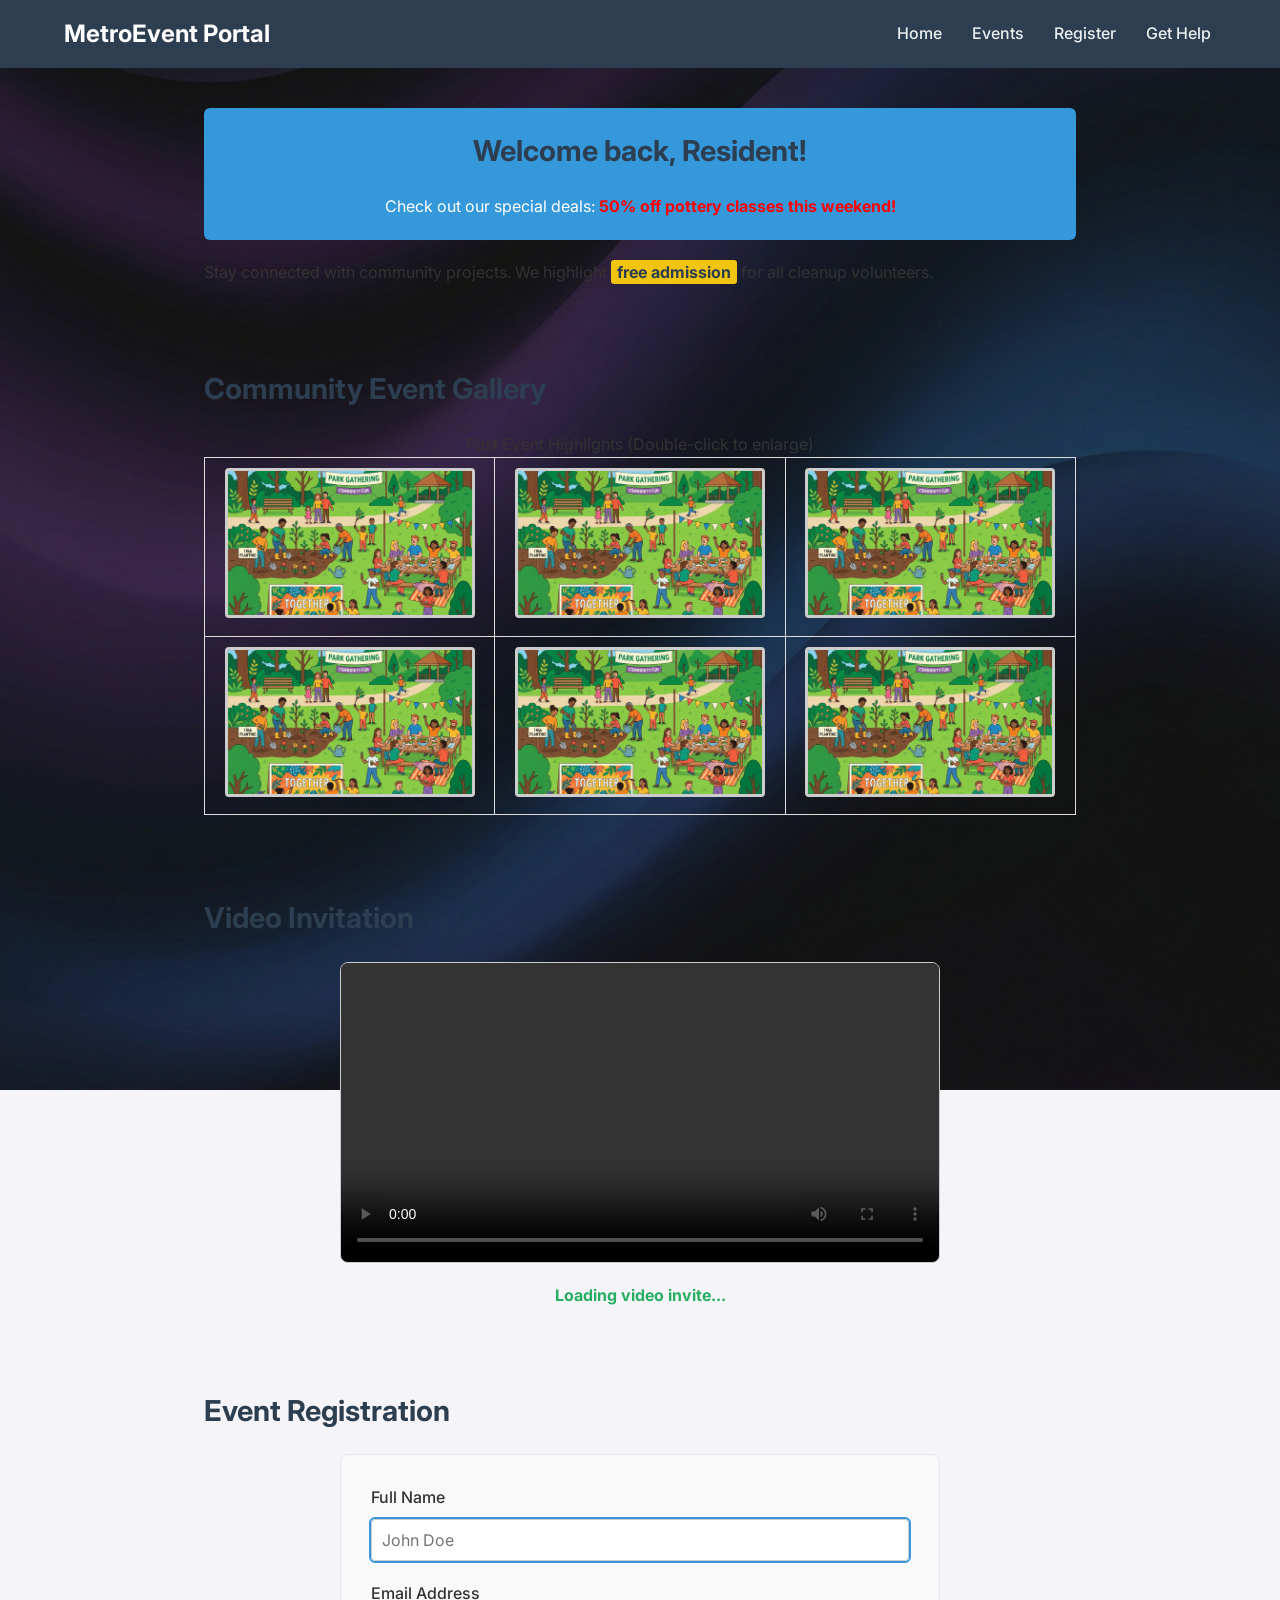
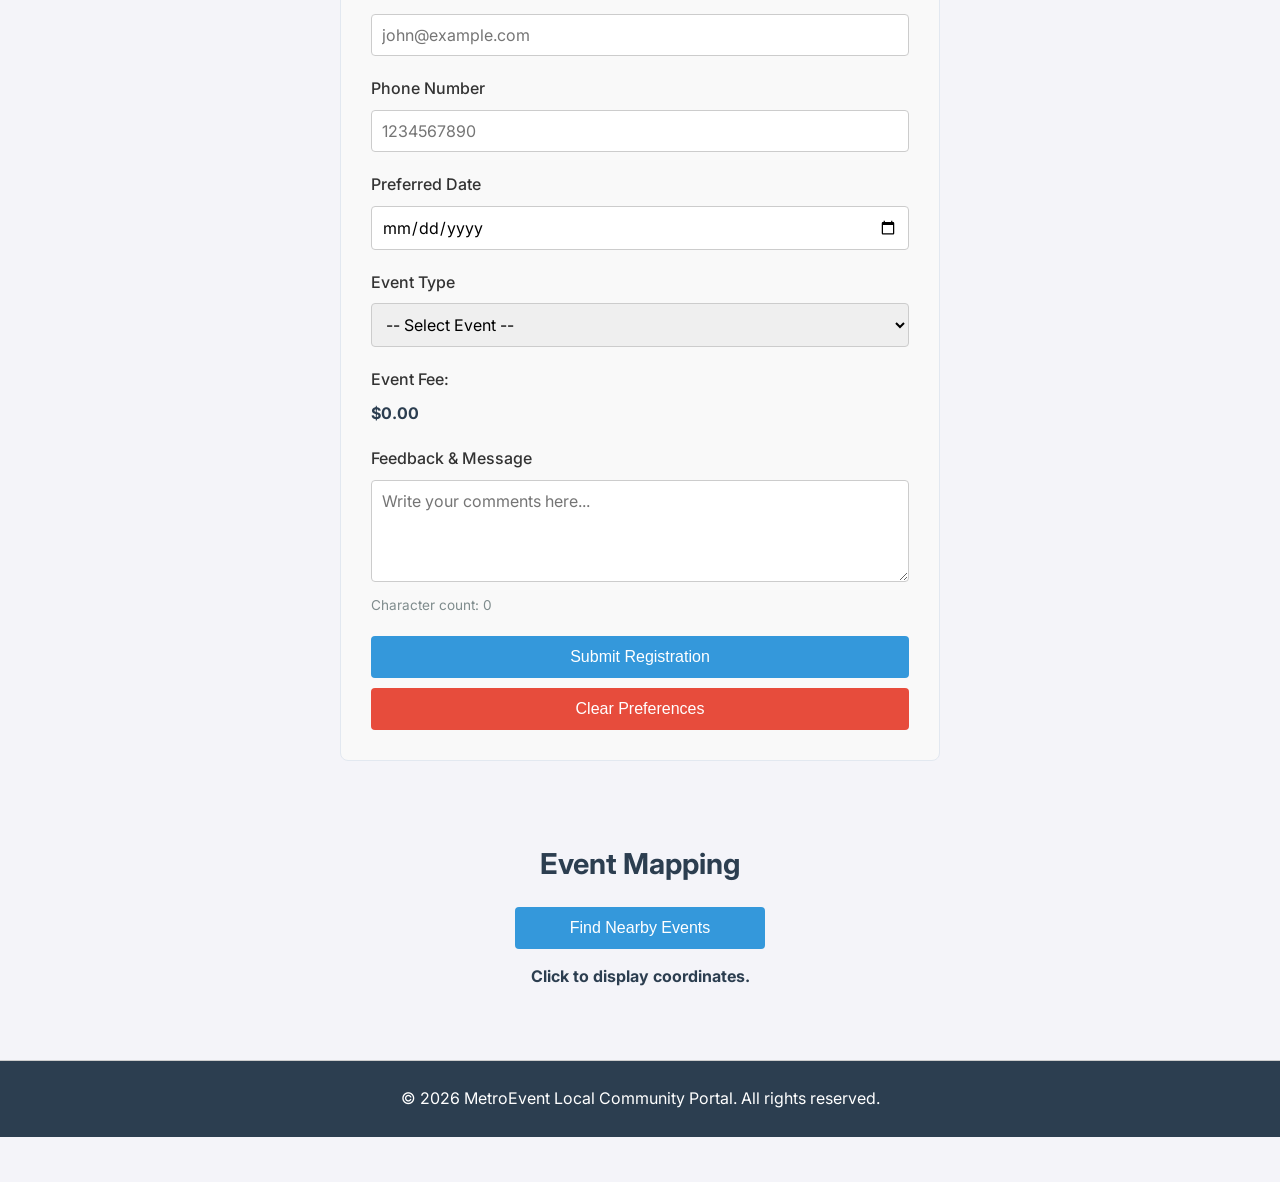
<file: ex1/index.html>
<!DOCTYPE html>
<html lang="en">
<head>
  <meta charset="UTF-8">
  <meta name="viewport" content="width=device-width, initial-scale=1.0">
  <title>Local Community Event Portal</title>
  <link rel="stylesheet" href="styles.css">
  <style>
    body {
      background-image: url('background.png');
      background-color: #f4f4f9;
      background-size: cover;
      background-repeat: no-repeat;
      background-attachment: fixed;
      background-position: center;
    }
    #welcomeBanner {
      background-color: #3498db;
      color: #ffffff;
      padding: 20px;
      border-radius: 6px;
      margin-bottom: 20px;
      text-align: center;
    }
    .highlight {
      background-color: #f1c40f;
      color: #2c3e50;
      padding: 2px 6px;
      border-radius: 3px;
      font-weight: bold;
    }
  </style>
</head>
<body>

  <!-- Navigation -->
  <header id="mainHeader">
    <h1>MetroEvent Portal</h1>
    <nav>
      <ul class="nav-menu">
        <li class="nav-item"><a href="#home" class="nav-link">Home</a></li>
        <li class="nav-item"><a href="#events" class="nav-link">Events</a></li>
        <li class="nav-item"><a href="#register" class="nav-link">Register</a></li>
        <li class="nav-item"><a href="help.html" target="_blank" class="nav-link">Get Help</a></li>
      </ul>
    </nav>
  </header>

  <!-- Main -->
  <main>
    <section id="home">
      <div id="welcomeBanner">
        <h2>Welcome back, Resident!</h2>
        <p>Check out our special deals: <span style="color: red; font-weight: bold;">50% off pottery classes this weekend!</span></p>
      </div>
      <p>Stay connected with community projects. We highlight <span class="highlight">free admission</span> for all cleanup volunteers.</p>
    </section>

    <section id="events">
      <h2>Community Event Gallery</h2>
      <table class="gallery-table">
        <caption>Past Event Highlights (Double-click to enlarge)</caption>
        <tbody>
          <tr>
            <td>
              <img src="event.png" alt="Cleanup event" title="Community Cleanup Drive" class="gallery-img" ondblclick="toggleEnlarge(this)">
            </td>
            <td>
              <img src="event.png" alt="Pottery event" title="Weekend Pottery Class" class="gallery-img" ondblclick="toggleEnlarge(this)">
            </td>
            <td>
              <img src="event.png" alt="Food festival" title="Annual Neighborhood Cook-off" class="gallery-img" ondblclick="toggleEnlarge(this)">
            </td>
          </tr>
          <tr>
            <td>
              <img src="event.png" alt="Art exhibition" title="Local Art Showcase" class="gallery-img" ondblclick="toggleEnlarge(this)">
            </td>
            <td>
              <img src="event.png" alt="Music night" title="Acoustic Music Night" class="gallery-img" ondblclick="toggleEnlarge(this)">
            </td>
            <td>
              <img src="event.png" alt="Tree planting" title="Park Tree Planting" class="gallery-img" ondblclick="toggleEnlarge(this)">
            </td>
          </tr>
        </tbody>
      </table>
    </section>

    <section id="video-invite">
      <h2>Video Invitation</h2>
      <video controls oncanplay="handleVideoReady()">
        <source src="https://www.w3schools.com/html/mov_bbb.mp4" type="video/mp4">
        Your browser does not support the video tag.
      </video>
      <div id="videoStatus" style="text-align: center; font-weight: bold; color: #27ae60; margin-top: 10px;">Loading video invite...</div>
    </section>

    <section id="register">
      <h2>Event Registration</h2>
      <form onsubmit="handleFormSubmit(event)">
        <div class="form-group">
          <label for="userName">Full Name</label>
          <input type="text" id="userName" class="form-input" placeholder="John Doe" required autofocus>
        </div>

        <div class="form-group">
          <label for="userEmail">Email Address</label>
          <input type="email" id="userEmail" class="form-input" placeholder="john@example.com" required>
        </div>

        <div class="form-group">
          <label for="userPhone">Phone Number</label>
          <input type="tel" id="userPhone" class="form-input" placeholder="1234567890" onblur="validatePhone(this)">
        </div>

        <div class="form-group">
          <label for="eventDate">Preferred Date</label>
          <input type="date" id="eventDate" class="form-input" required>
        </div>

        <div class="form-group">
          <label for="eventType">Event Type</label>
          <select id="eventType" class="form-input" required onchange="updateFee(this)">
            <option value="">-- Select Event --</option>
            <option value="clean-up">Community Cleanup</option>
            <option value="pottery">Pottery Workshop</option>
            <option value="cook-off">Neighborhood Cook-off</option>
          </select>
        </div>

        <div class="form-group">
          <label>Event Fee:</label>
          <span id="feeDisplay" style="font-weight: bold; color: #2c3e50;">$0.00</span>
        </div>

        <div class="form-group">
          <label for="userMessage">Feedback & Message</label>
          <textarea id="userMessage" class="form-input" placeholder="Write your comments here..." rows="4" onkeyup="countChars(this)"></textarea>
          <div id="charCount" style="font-size: 0.85rem; color: #7f8c8d; margin-top: 5px;">Character count: 0</div>
        </div>

        <button type="submit" class="submit-btn" onclick="confirmSubmitClick()">Submit Registration</button>
        <button type="button" class="submit-btn" style="background-color: #e74c3c; margin-top: 10px;" onclick="clearPreferences()">Clear Preferences</button>
        
        <output id="formOutput" style="display: none;"></output>
      </form>
    </section>

    <section id="mapping" style="text-align: center;">
      <h2>Event Mapping</h2>
      <button class="submit-btn" style="max-width: 250px;" onclick="findLocation()">Find Nearby Events</button>
      <div id="locationCoords" class="coord-display">Click to display coordinates.</div>
    </section>
  </main>

  <!-- Footer -->
  <footer style="text-align: center; padding: 25px; border-top: 1px solid #cccccc; margin-top: 30px; background-color: #2c3e50; color: #ffffff;">
    <p>&copy; 2026 MetroEvent Local Community Portal. All rights reserved.</p>
  </footer>

  <script>
    let formDirty = false;
    const formInputs = document.querySelectorAll('.form-input');
    formInputs.forEach(input => {
      input.addEventListener('input', () => {
        formDirty = true;
      });
    });

    window.onbeforeunload = function() {
      if (formDirty) {
        return "You have unsaved changes. Are you sure you want to leave?";
      }
    };

    function validatePhone(input) {
      const phoneRegex = /^\d{10}$/;
      if (input.value && !phoneRegex.test(input.value)) {
        input.style.border = '2px solid red';
      } else {
        input.style.border = '1px solid #cccccc';
      }
    }

    const fees = {
      "": "$0.00",
      "clean-up": "$0.00 (Free)",
      "pottery": "$25.00",
      "cook-off": "$10.00"
    };

    function updateFee(select) {
      const selected = select.value;
      document.getElementById('feeDisplay').textContent = fees[selected] || "$0.00";
      if (selected) {
        localStorage.setItem('preferredEvent', selected);
      }
    }

    window.addEventListener('load', () => {
      const preferred = localStorage.getItem('preferredEvent');
      if (preferred) {
        const select = document.getElementById('eventType');
        select.value = preferred;
        updateFee(select);
      }
    });

    function clearPreferences() {
      localStorage.clear();
      sessionStorage.clear();
      const select = document.getElementById('eventType');
      select.value = "";
      updateFee(select);
      alert("Preferences cleared!");
    }

    function handleFormSubmit(event) {
      event.preventDefault();
      const name = document.getElementById('userName').value;
      const email = document.getElementById('userEmail').value;
      const date = document.getElementById('eventDate').value;
      const type = document.getElementById('eventType').value;
      
      formDirty = false;
      
      const output = document.getElementById('formOutput');
      output.style.display = 'block';
      output.textContent = `Confirmation: Thank you ${name}! You registered for ${type} on ${date}. Email sent to ${email}.`;
    }

    function confirmSubmitClick() {
      console.log("Registration submission initiated.");
    }

    function toggleEnlarge(img) {
      const wasEnlarged = img.classList.contains('enlarged');
      document.querySelectorAll('.gallery-img').forEach(el => el.classList.remove('enlarged'));
      if (!wasEnlarged) {
        img.classList.add('enlarged');
      }
    }

    document.addEventListener('click', (e) => {
      if (!e.target.classList.contains('gallery-img')) {
        document.querySelectorAll('.gallery-img').forEach(el => el.classList.remove('enlarged'));
      }
    });

    function countChars(textarea) {
      const len = textarea.value.length;
      document.getElementById('charCount').textContent = `Character count: ${len}`;
    }

    function handleVideoReady() {
      document.getElementById('videoStatus').textContent = "Video ready to play";
    }

    function findLocation() {
      const display = document.getElementById('locationCoords');
      display.textContent = "Retrieving location coordinates...";
      
      const options = {
        enableHighAccuracy: true,
        timeout: 5000,
        maximumAge: 0
      };
      
      navigator.geolocation.getCurrentPosition(
        (position) => {
          display.textContent = `Coordinates: Lat ${position.coords.latitude.toFixed(4)}, Long ${position.coords.longitude.toFixed(4)}`;
        },
        (error) => {
          switch(error.code) {
            case error.PERMISSION_DENIED:
              display.textContent = "Error: Geolocation permission denied.";
              break;
            case error.POSITION_UNAVAILABLE:
              display.textContent = "Error: Location unavailable.";
              break;
            case error.TIMEOUT:
              display.textContent = "Error: Location request timed out.";
              break;
            default:
              display.textContent = "Error: Unknown error occurred.";
              break;
          }
        },
        options
      );
    }
  </script>
</body>
</html>
</file>
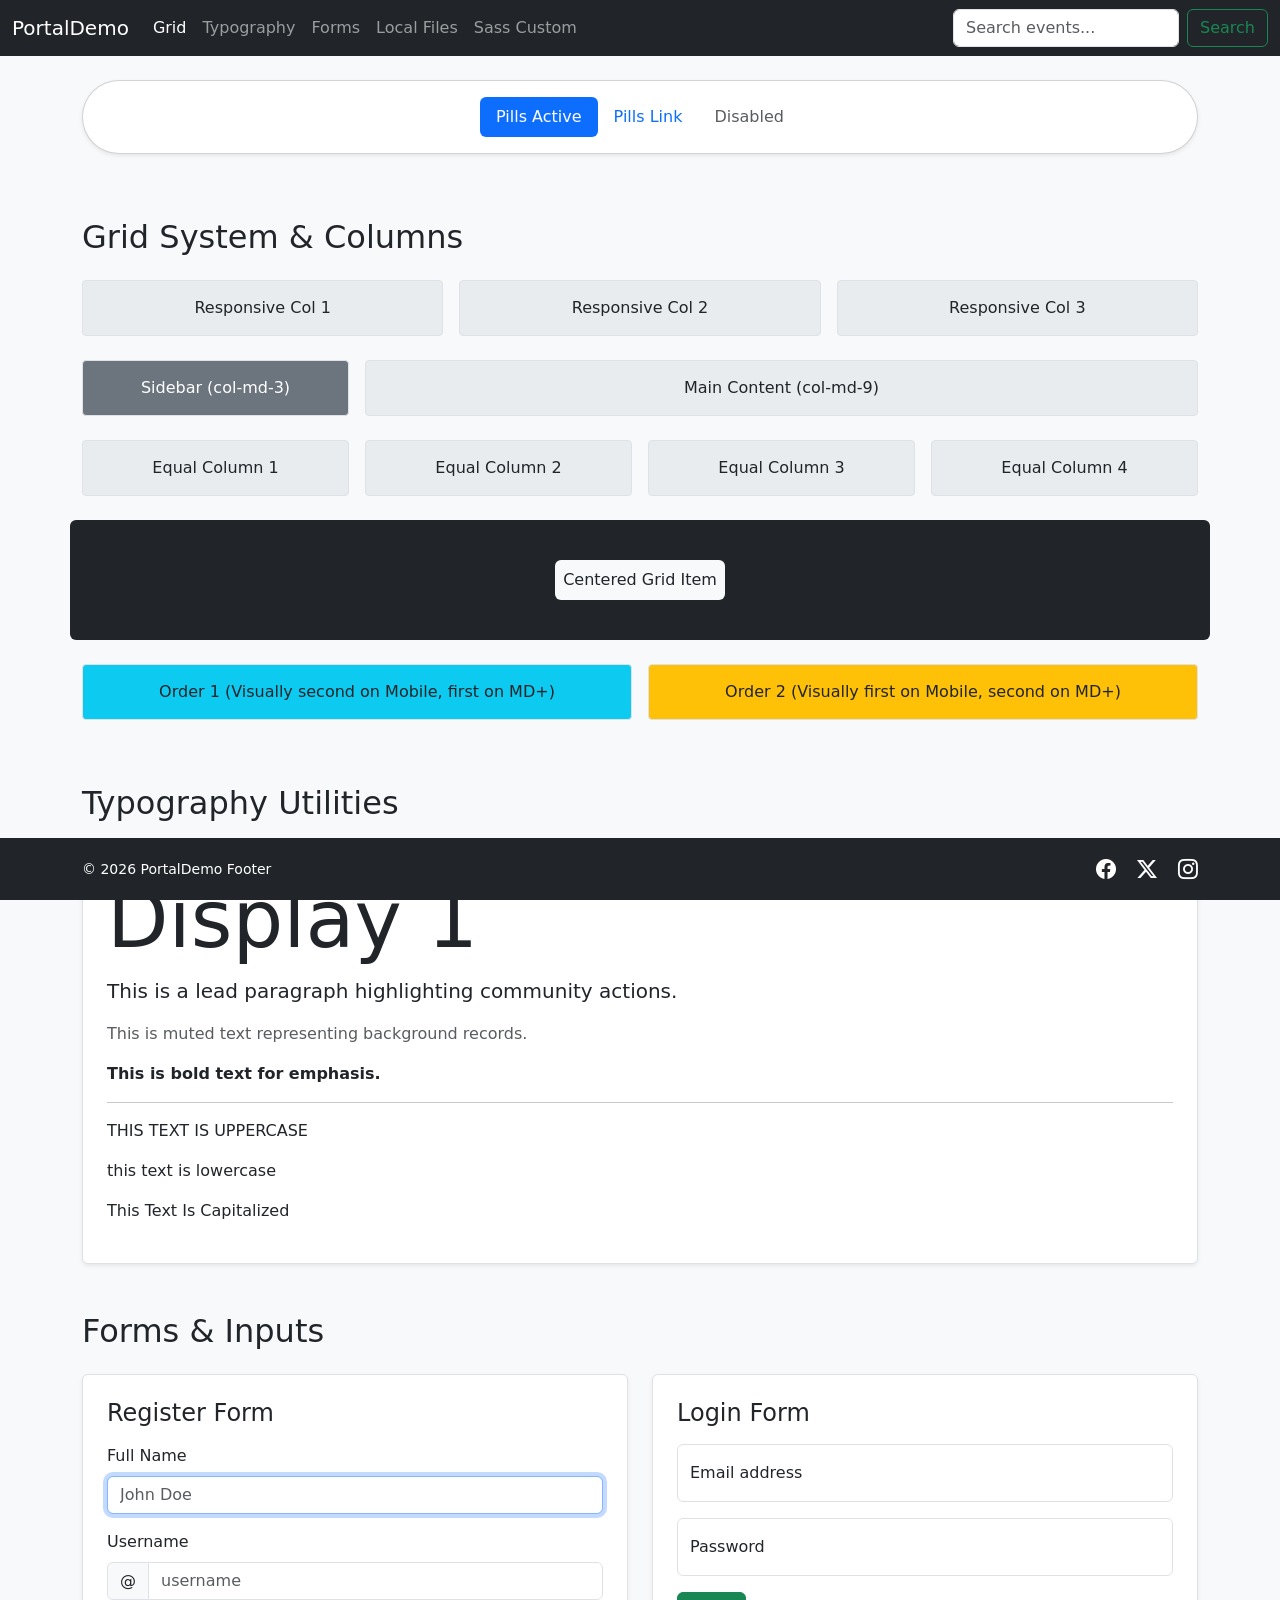
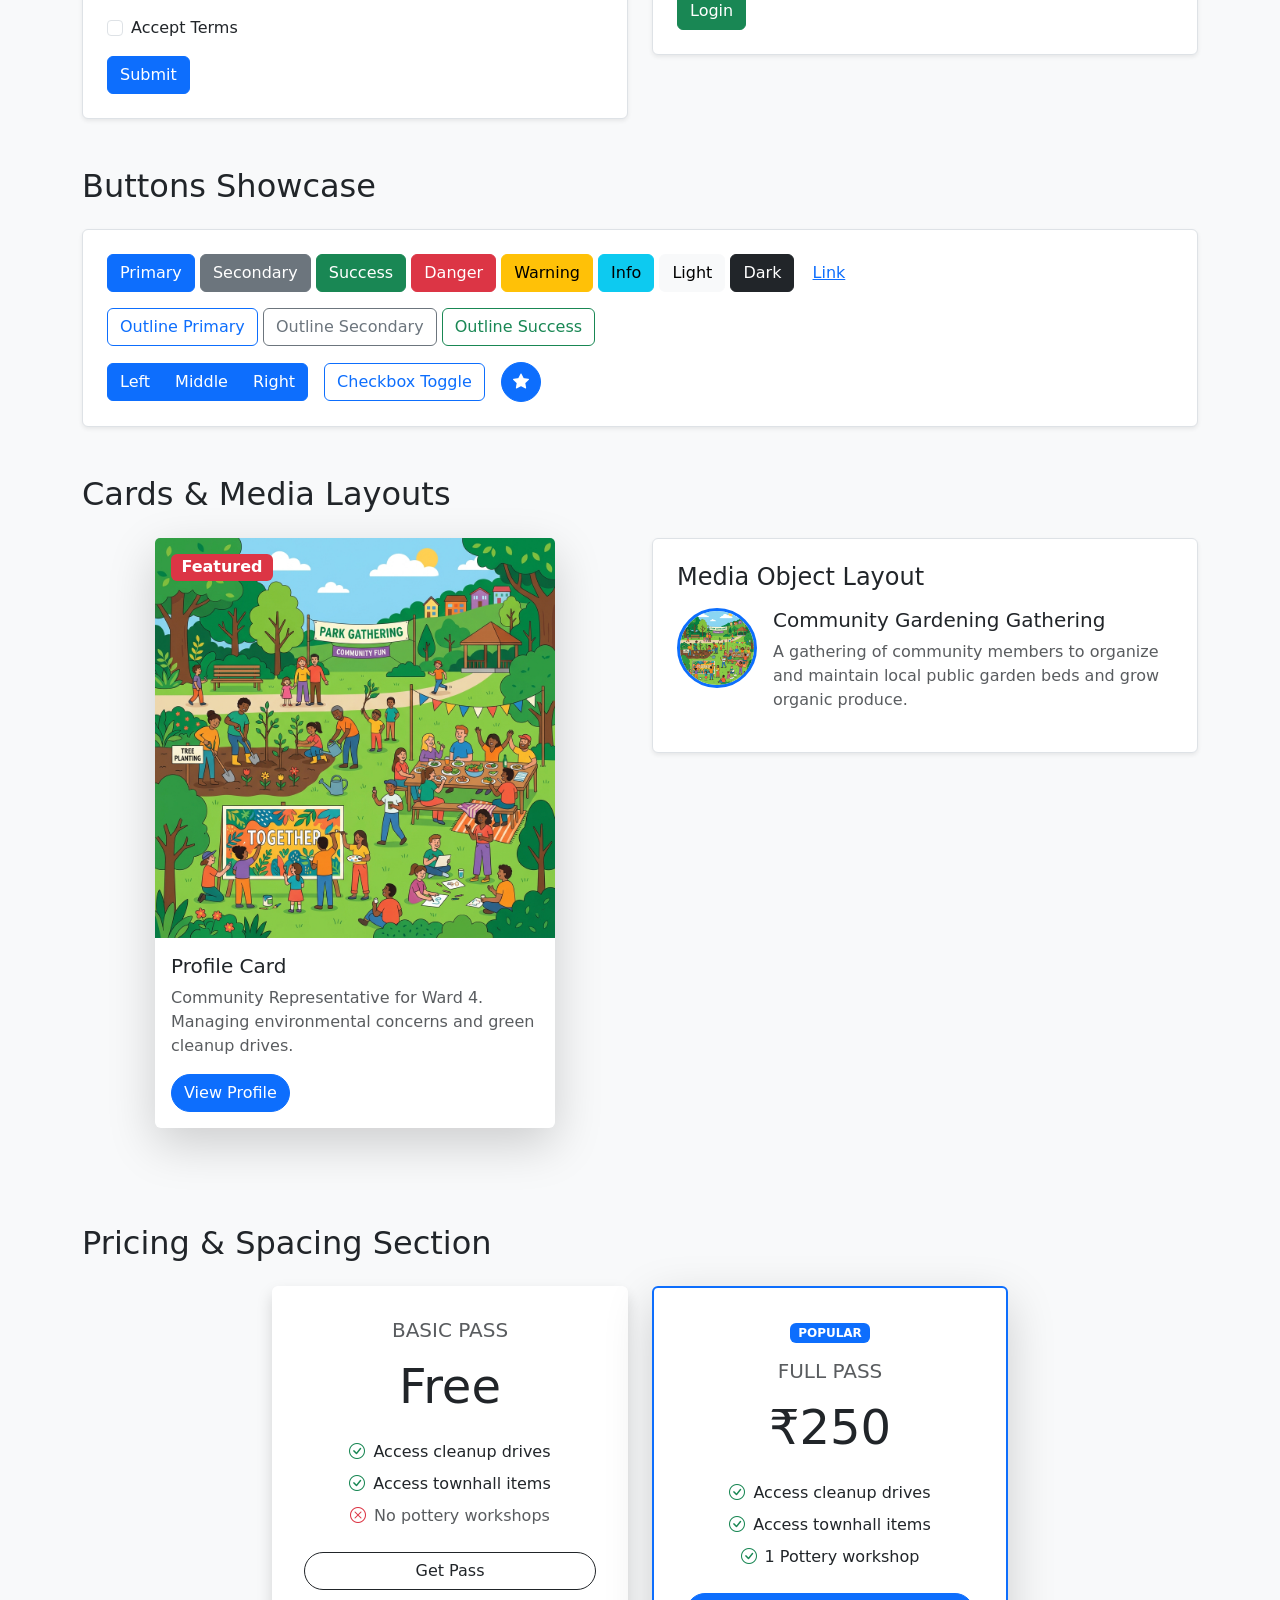
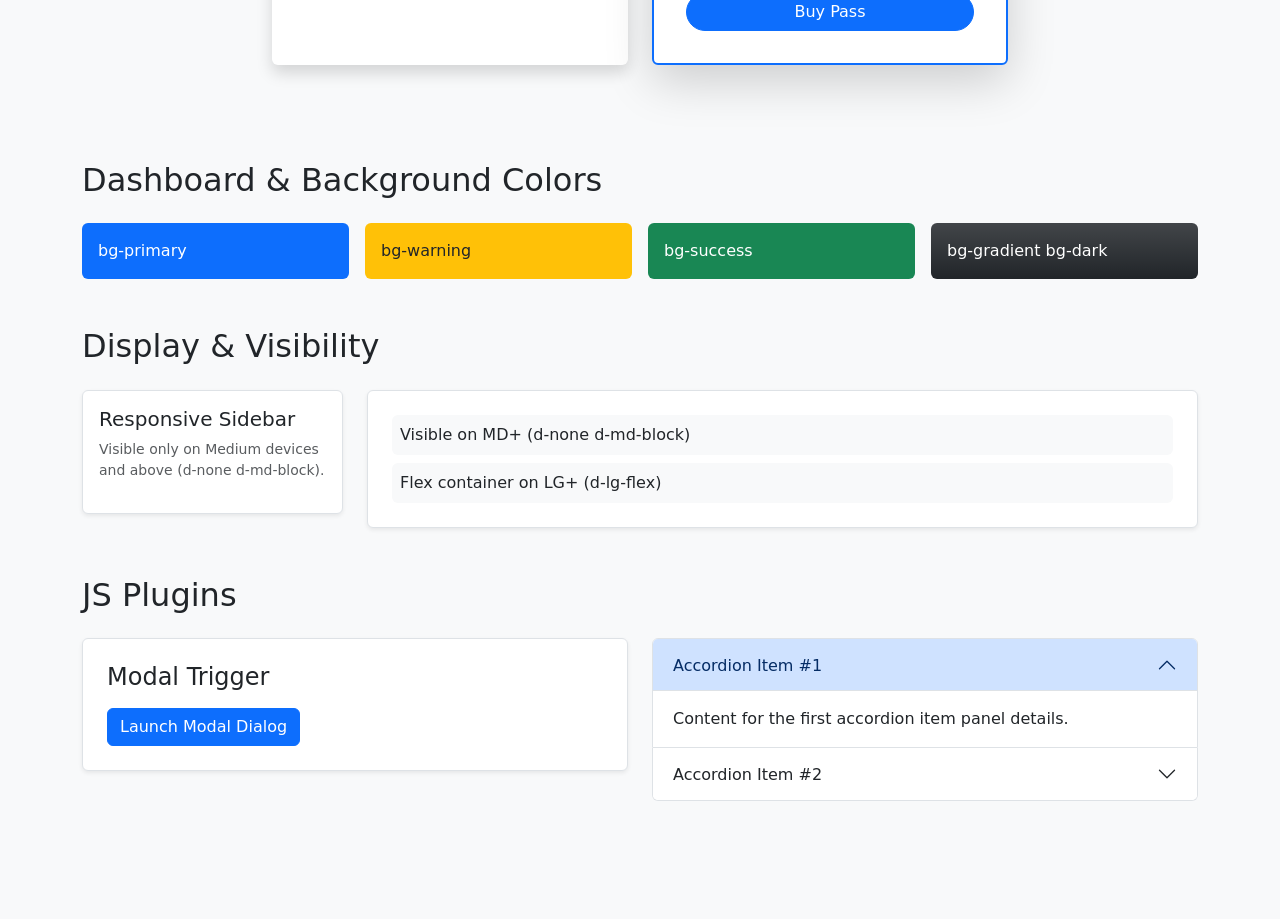
<file: ex2/index.html>
<!DOCTYPE html>
<html lang="en">
<head>
  <meta charset="UTF-8">
  <meta name="viewport" content="width=device-width, initial-scale=1.0">
  <title>Bootstrap 5 Exercises Demo Portal</title>
  <link rel="stylesheet" href="https://cdn.jsdelivr.net/npm/bootstrap@5.3.3/dist/css/bootstrap.min.css">
  <link rel="stylesheet" href="https://cdn.jsdelivr.net/npm/bootstrap-icons@1.11.3/font/bootstrap-icons.min.css">
  <style>
    body {
      padding-bottom: 70px;
    }
    .demo-box {
      background-color: #e9ecef;
      border: 1px solid #dee2e6;
      padding: 15px;
      text-align: center;
      border-radius: 4px;
    }
  </style>
</head>
<body class="bg-light">

  <nav class="navbar navbar-expand-lg navbar-dark bg-dark">
    <div class="container-fluid">
      <a class="navbar-brand" href="#">PortalDemo</a>
      <button class="navbar-toggler" type="button" data-bs-toggle="collapse" data-bs-target="#navbarSupportedContent" aria-controls="navbarSupportedContent" aria-expanded="false" aria-label="Toggle navigation">
        <span class="navbar-toggler-icon"></span>
      </button>
      <div class="collapse navbar-collapse" id="navbarSupportedContent">
        <ul class="navbar-nav me-auto mb-2 mb-lg-0 flex-column flex-md-row">
          <li class="nav-item">
            <a class="nav-link active" aria-current="page" href="#grid-section">Grid</a>
          </li>
          <li class="nav-item">
            <a class="nav-link" href="#typography-section">Typography</a>
          </li>
          <li class="nav-item">
            <a class="nav-link" href="#forms-section">Forms</a>
          </li>
          <li class="nav-item">
            <a class="nav-link" href="local.html">Local Files</a>
          </li>
          <li class="nav-item">
            <a class="nav-link" href="sass-demo.html">Sass Custom</a>
          </li>
        </ul>
        <form class="d-flex" role="search" onsubmit="event.preventDefault();">
          <input class="form-control me-2" type="search" placeholder="Search events..." aria-label="Search">
          <button class="btn btn-outline-success" type="submit">Search</button>
        </form>
      </div>
    </div>
  </nav>

  <div class="container my-4">
    <div class="card p-3 mb-4 shadow-sm rounded-pill">
      <ul class="nav nav-pills justify-content-center">
        <li class="nav-item">
          <a class="nav-link active" href="#">Pills Active</a>
        </li>
        <li class="nav-item">
          <a class="nav-link" href="#">Pills Link</a>
        </li>
        <li class="nav-item">
          <a class="nav-link disabled" href="#" tabindex="-1" aria-disabled="true">Disabled</a>
        </li>
      </ul>
    </div>
  </div>

  <section id="grid-section" class="container my-5 py-3">
    <h2 class="mb-4">Grid System & Columns</h2>
    
    <div class="row g-3 mb-4">
      <div class="col-12 col-sm-6 col-md-4">
        <div class="demo-box">Responsive Col 1</div>
      </div>
      <div class="col-12 col-sm-6 col-md-4">
        <div class="demo-box">Responsive Col 2</div>
      </div>
      <div class="col-12 col-sm-12 col-md-4">
        <div class="demo-box">Responsive Col 3</div>
      </div>
    </div>

    <div class="row g-3 mb-4">
      <div class="col-md-3">
        <div class="demo-box bg-secondary text-white">Sidebar (col-md-3)</div>
      </div>
      <div class="col-md-9">
        <div class="demo-box">Main Content (col-md-9)</div>
      </div>
    </div>

    <div class="row g-3 mb-4">
      <div class="col-sm-3">
        <div class="demo-box">Equal Column 1</div>
      </div>
      <div class="col-sm-3">
        <div class="demo-box">Equal Column 2</div>
      </div>
      <div class="col-sm-3">
        <div class="demo-box">Equal Column 3</div>
      </div>
      <div class="col-sm-3">
        <div class="demo-box">Equal Column 4</div>
      </div>
    </div>

    <div class="row justify-content-center align-items-center bg-dark p-3 rounded mb-4" style="height: 120px;">
      <div class="col-auto">
        <div class="p-2 bg-light rounded text-center">Centered Grid Item</div>
      </div>
    </div>

    <div class="row g-3">
      <div class="col-md-6 order-md-2">
        <div class="demo-box bg-warning">Order 2 (Visually first on Mobile, second on MD+)</div>
      </div>
      <div class="col-md-6 order-md-1">
        <div class="demo-box bg-info">Order 1 (Visually second on Mobile, first on MD+)</div>
      </div>
    </div>
  </section>

  <section id="typography-section" class="container my-5">
    <h2 class="mb-4">Typography Utilities</h2>
    <div class="p-4 bg-white border rounded shadow-sm">
      <h1 class="display-1">Display 1</h1>
      <p class="lead">This is a lead paragraph highlighting community actions.</p>
      <p class="text-muted">This is muted text representing background records.</p>
      <p class="fw-bold">This is bold text for emphasis.</p>
      <hr>
      <p class="text-uppercase">this text is uppercase</p>
      <p class="text-lowercase">THIS TEXT IS LOWERCASE</p>
      <p class="text-capitalize">this text is capitalized</p>
    </div>
  </section>

  <section id="forms-section" class="container my-5">
    <h2 class="mb-4">Forms & Inputs</h2>
    <div class="row g-4">
      <div class="col-md-6">
        <div class="p-4 bg-white border rounded shadow-sm">
          <h4 class="mb-3">Register Form</h4>
          <form onsubmit="event.preventDefault();">
            <div class="mb-3">
              <label for="regName" class="form-label">Full Name</label>
              <input type="text" class="form-input form-control" id="regName" placeholder="John Doe" required autofocus>
            </div>
            <div class="mb-3">
              <label for="regUsername" class="form-label">Username</label>
              <div class="input-group">
                <span class="input-group-text">@</span>
                <input type="text" class="form-control" id="regUsername" placeholder="username" required>
              </div>
            </div>
            <div class="mb-3 form-check">
              <input type="checkbox" class="form-check-input" id="regCheck">
              <label class="form-check-label" for="regCheck">Accept Terms</label>
            </div>
            <button type="submit" class="btn btn-primary">Submit</button>
          </form>
        </div>
      </div>
      <div class="col-md-6">
        <div class="p-4 bg-white border rounded shadow-sm">
          <h4 class="mb-3">Login Form</h4>
          <form onsubmit="event.preventDefault();">
            <div class="form-floating mb-3">
              <input type="email" class="form-control" id="floatingInput" placeholder="name@example.com" required>
              <label for="floatingInput">Email address</label>
            </div>
            <div class="form-floating mb-3">
              <input type="password" class="form-control" id="floatingPassword" placeholder="Password" required>
              <label for="floatingPassword">Password</label>
            </div>
            <button type="submit" class="btn btn-success">Login</button>
          </form>
        </div>
      </div>
    </div>
  </section>

  <section id="buttons-section" class="container my-5">
    <h2 class="mb-4">Buttons Showcase</h2>
    <div class="p-4 bg-white border rounded shadow-sm">
      <div class="mb-3">
        <button class="btn btn-primary">Primary</button>
        <button class="btn btn-secondary">Secondary</button>
        <button class="btn btn-success">Success</button>
        <button class="btn btn-danger">Danger</button>
        <button class="btn btn-warning">Warning</button>
        <button class="btn btn-info">Info</button>
        <button class="btn btn-light">Light</button>
        <button class="btn btn-dark">Dark</button>
        <button class="btn btn-link">Link</button>
      </div>
      <div class="mb-3">
        <button class="btn btn-outline-primary">Outline Primary</button>
        <button class="btn btn-outline-secondary">Outline Secondary</button>
        <button class="btn btn-outline-success">Outline Success</button>
      </div>
      <div class="row align-items-center g-3">
        <div class="col-auto">
          <div class="btn-group" role="group" aria-label="Button group">
            <button type="button" class="btn btn-primary">Left</button>
            <button type="button" class="btn btn-primary">Middle</button>
            <button type="button" class="btn btn-primary">Right</button>
          </div>
        </div>
        <div class="col-auto">
          <input type="checkbox" class="btn-check" id="btncheck1" autocomplete="off">
          <label class="btn btn-outline-primary" for="btncheck1">Checkbox Toggle</label>
        </div>
        <div class="col-auto">
          <button class="btn btn-primary d-flex align-items-center justify-content-center p-2 rounded-circle" style="width: 40px; height: 40px;">
            <i class="bi bi-star-fill"></i>
          </button>
        </div>
      </div>
    </div>
  </section>

  <section id="cards-media-section" class="container my-5">
    <h2 class="mb-4">Cards & Media Layouts</h2>
    <div class="row g-4">
      <div class="col-md-6">
        <div class="card shadow-lg border-0" style="width: 100%; max-width: 400px; margin: 0 auto;">
          <div class="position-relative">
            <img src="event.png" class="card-img-top" alt="Profile">
            <span class="position-absolute top-0 start-0 m-3 badge bg-danger fs-6">Featured</span>
          </div>
          <div class="card-body">
            <h5 class="card-title">Profile Card</h5>
            <p class="card-text text-muted">Community Representative for Ward 4. Managing environmental concerns and green cleanup drives.</p>
            <a href="#" class="btn btn-primary rounded-pill">View Profile</a>
          </div>
        </div>
      </div>
      <div class="col-md-6">
        <div class="p-4 bg-white border rounded shadow-sm">
          <h4 class="mb-3">Media Object Layout</h4>
          <div class="d-flex align-items-start">
            <img src="event.png" class="border border-primary border-3 rounded-circle me-3" style="width: 80px; height: 80px; object-fit: cover;" alt="Thumbnail">
            <div>
              <h5 class="mt-0 text-capitalize">community gardening gathering</h5>
              <p class="text-muted">A gathering of community members to organize and maintain local public garden beds and grow organic produce.</p>
            </div>
          </div>
        </div>
      </div>
    </div>
  </section>

  <section id="pricing-spacing-section" class="container my-5 py-5">
    <h2 class="mb-4">Pricing & Spacing Section</h2>
    <div class="row g-4 justify-content-center">
      <div class="col-md-4">
        <div class="card text-center shadow border-0 p-3 h-100">
          <div class="card-body">
            <h5 class="text-muted text-uppercase mb-3">Basic Pass</h5>
            <h3 class="display-5 mb-4">Free</h3>
            <ul class="list-unstyled mb-4">
              <li class="mb-2"><i class="bi bi-check-circle text-success me-2"></i>Access cleanup drives</li>
              <li class="mb-2"><i class="bi bi-check-circle text-success me-2"></i>Access townhall items</li>
              <li class="text-muted"><i class="bi bi-x-circle text-danger me-2"></i>No pottery workshops</li>
            </ul>
            <button class="btn btn-outline-dark rounded-pill w-100">Get Pass</button>
          </div>
        </div>
      </div>
      <div class="col-md-4">
        <div class="card text-center shadow-lg border-primary border-2 p-3 h-100">
          <div class="card-body">
            <span class="badge bg-primary text-uppercase mb-3">Popular</span>
            <h5 class="text-muted text-uppercase mb-3">Full Pass</h5>
            <h3 class="display-5 mb-4">₹250</h3>
            <ul class="list-unstyled mb-4">
              <li class="mb-2"><i class="bi bi-check-circle text-success me-2"></i>Access cleanup drives</li>
              <li class="mb-2"><i class="bi bi-check-circle text-success me-2"></i>Access townhall items</li>
              <li class="mb-2"><i class="bi bi-check-circle text-success me-2"></i>1 Pottery workshop</li>
            </ul>
            <button class="btn btn-primary rounded-pill w-100">Buy Pass</button>
          </div>
        </div>
      </div>
    </div>
  </section>

  <section id="dashboard-colors-section" class="container my-5">
    <h2 class="mb-4">Dashboard & Background Colors</h2>
    <div class="row g-3">
      <div class="col-md-3">
        <div class="p-3 bg-primary text-white rounded">bg-primary</div>
      </div>
      <div class="col-md-3">
        <div class="p-3 bg-warning text-dark rounded">bg-warning</div>
      </div>
      <div class="col-md-3">
        <div class="p-3 bg-success text-white rounded">bg-success</div>
      </div>
      <div class="col-md-3">
        <div class="p-3 bg-gradient bg-dark text-white rounded">bg-gradient bg-dark</div>
      </div>
    </div>
  </section>

  <section id="display-visibility-section" class="container my-5">
    <h2 class="mb-4">Display & Visibility</h2>
    <div class="row g-4">
      <div class="col-md-3 d-none d-md-block">
        <div class="p-3 bg-white border rounded shadow-sm">
          <h5>Responsive Sidebar</h5>
          <p class="small text-muted">Visible only on Medium devices and above (d-none d-md-block).</p>
        </div>
      </div>
      <div class="col-md-9">
        <div class="p-4 bg-white border rounded shadow-sm">
          <div class="d-none d-md-block bg-light p-2 mb-2 rounded">
            Visible on MD+ (d-none d-md-block)
          </div>
          <div class="d-lg-flex bg-light p-2 rounded">
            Flex container on LG+ (d-lg-flex)
          </div>
        </div>
      </div>
    </div>
  </section>

  <section id="js-plugins-section" class="container my-5">
    <h2 class="mb-4">JS Plugins</h2>
    <div class="row g-4">
      <div class="col-md-6">
        <div class="p-4 bg-white border rounded shadow-sm">
          <h4 class="mb-3">Modal Trigger</h4>
          <button type="button" class="btn btn-primary" data-bs-toggle="modal" data-bs-target="#demoModal">
            Launch Modal Dialog
          </button>
        </div>
      </div>
      <div class="col-md-6">
        <div class="accordion" id="demoAccordion">
          <div class="accordion-item">
            <h2 class="accordion-header" id="headingOne">
              <button class="accordion-button" type="button" data-bs-toggle="collapse" data-bs-target="#collapseOne" aria-expanded="true" aria-controls="collapseOne">
                Accordion Item #1
              </button>
            </h2>
            <div id="collapseOne" class="accordion-collapse collapse show" aria-labelledby="headingOne" data-bs-parent="#demoAccordion">
              <div class="accordion-body">
                Content for the first accordion item panel details.
              </div>
            </div>
          </div>
          <div class="accordion-item">
            <h2 class="accordion-header" id="headingTwo">
              <button class="accordion-button collapsed" type="button" data-bs-toggle="collapse" data-bs-target="#collapseTwo" aria-expanded="false" aria-controls="collapseTwo">
                Accordion Item #2
              </button>
            </h2>
            <div id="collapseTwo" class="accordion-collapse collapse" aria-labelledby="headingTwo" data-bs-parent="#demoAccordion">
              <div class="accordion-body">
                Content for the second accordion item panel details.
              </div>
            </div>
          </div>
        </div>
      </div>
    </div>
  </section>

  <div class="modal fade" id="demoModal" tabindex="-1" aria-labelledby="demoModalLabel" aria-hidden="true">
    <div class="modal-dialog">
      <div class="modal-content">
        <div class="modal-header">
          <h5 class="modal-title" id="demoModalLabel">Bootstrap 5 Modal</h5>
          <button type="button" class="btn-close" data-bs-dismiss="modal" aria-label="Close"></button>
        </div>
        <div class="modal-body">
          This modal is successfully triggered using Bootstrap's JavaScript plugins.
        </div>
        <div class="modal-footer">
          <button type="button" class="btn btn-secondary" data-bs-dismiss="modal">Close</button>
        </div>
      </div>
    </div>
  </div>

  <footer class="position-fixed bottom-0 start-0 w-100 bg-dark text-white py-3 text-center" style="z-index: 1000;">
    <div class="container d-flex justify-content-between align-items-center">
      <span class="small">&copy; 2026 PortalDemo Footer</span>
      <div>
        <a href="#" class="text-white me-3"><i class="bi bi-facebook fs-5"></i></a>
        <a href="#" class="text-white me-3"><i class="bi bi-twitter-x fs-5"></i></a>
        <a href="#" class="text-white"><i class="bi bi-instagram fs-5"></i></a>
      </div>
    </div>
  </footer>

  <script src="https://cdn.jsdelivr.net/npm/bootstrap@5.3.3/dist/js/bootstrap.bundle.min.js"></script>
</body>
</html>
</file>
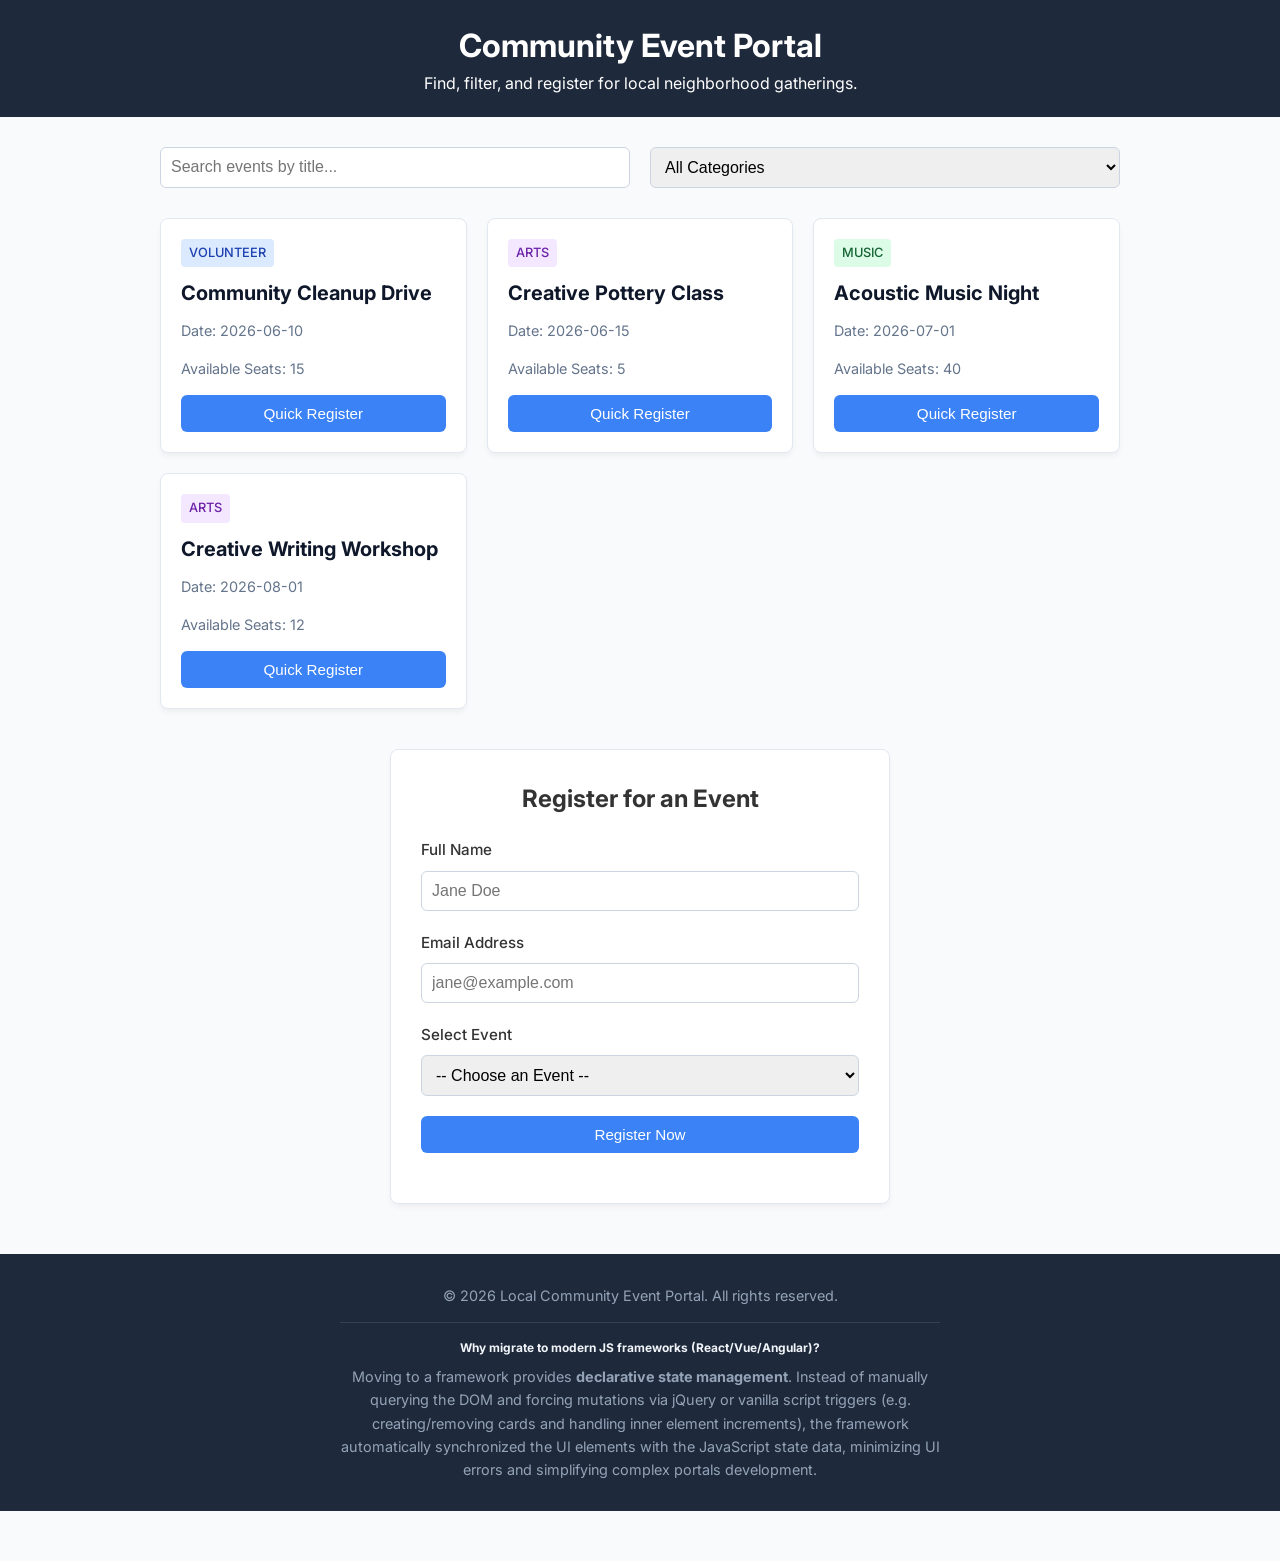
<file: ex4/index.html>
<!DOCTYPE html>
<html lang="en">
<head>
  <meta charset="UTF-8">
  <meta name="viewport" content="width=device-width, initial-scale=1.0">
  <title>Local Community Event Portal</title>
  <link rel="stylesheet" href="styles.css">
  <script src="https://code.jquery.com/jquery-3.7.1.min.js"></script>
</head>
<body>

  <header>
    <h1>Community Event Portal</h1>
    <p>Find, filter, and register for local neighborhood gatherings.</p>
  </header>

  <main>
    <section class="controls-row">
      <input type="text" id="searchInput" class="filter-input" placeholder="Search events by title...">
      
      <select id="categoryFilter" class="filter-input">
        <option value="all">All Categories</option>
        <option value="volunteer">Volunteer & Cleanup</option>
        <option value="arts">Art Classes</option>
        <option value="music">Music Performances</option>
        <option value="food">Food & Culinary</option>
      </select>
    </section>

    <div id="spinnerContainer">
      <div class="spinner"></div>
    </div>

    <section class="events-grid" id="eventsContainer"></section>

    <section>
      <form id="registrationForm" novalidate>
        <h2 style="text-align: center; margin-bottom: 20px;">Register for an Event</h2>
        
        <div class="form-group">
          <label for="fullName">Full Name</label>
          <input type="text" id="fullName" class="form-control" placeholder="Jane Doe">
          <div class="invalid-feedback" id="nameError">Full name is required (min 3 characters).</div>
        </div>

        <div class="form-group">
          <label for="emailAddr">Email Address</label>
          <input type="email" id="emailAddr" class="form-control" placeholder="jane@example.com">
          <div class="invalid-feedback" id="emailError">Please enter a valid email address.</div>
        </div>

        <div class="form-group">
          <label for="eventSelect">Select Event</label>
          <select id="eventSelect" class="form-control">
            <option value="">-- Choose an Event --</option>
          </select>
          <div class="invalid-feedback" id="eventError">Please select an event.</div>
        </div>

        <button type="submit" id="registerBtn" class="btn">Register Now</button>
        
        <div id="formFeedback" style="margin-top: 20px;"></div>
      </form>
    </section>
  </main>

  <footer style="margin-top: 50px; padding: 30px 5%; background-color: #1e293b; color: #94a3b8; text-align: center; font-size: 0.9rem;">
    <p>&copy; 2026 Local Community Event Portal. All rights reserved.</p>
    <div style="max-width: 600px; margin: 15px auto 0 auto; border-top: 1px solid #334155; padding-top: 15px;">
      <h5 style="color: #f1f5f9; margin-bottom: 8px;">Why migrate to modern JS frameworks (React/Vue/Angular)?</h5>
      <p>Moving to a framework provides <strong>declarative state management</strong>. Instead of manually querying the DOM and forcing mutations via jQuery or vanilla script triggers (e.g. creating/removing cards and handling inner element increments), the framework automatically synchronized the UI elements with the JavaScript state data, minimizing UI errors and simplifying complex portals development.</p>
    </div>
  </footer>

  <script src="main.js"></script>
</body>
</html>
</file>
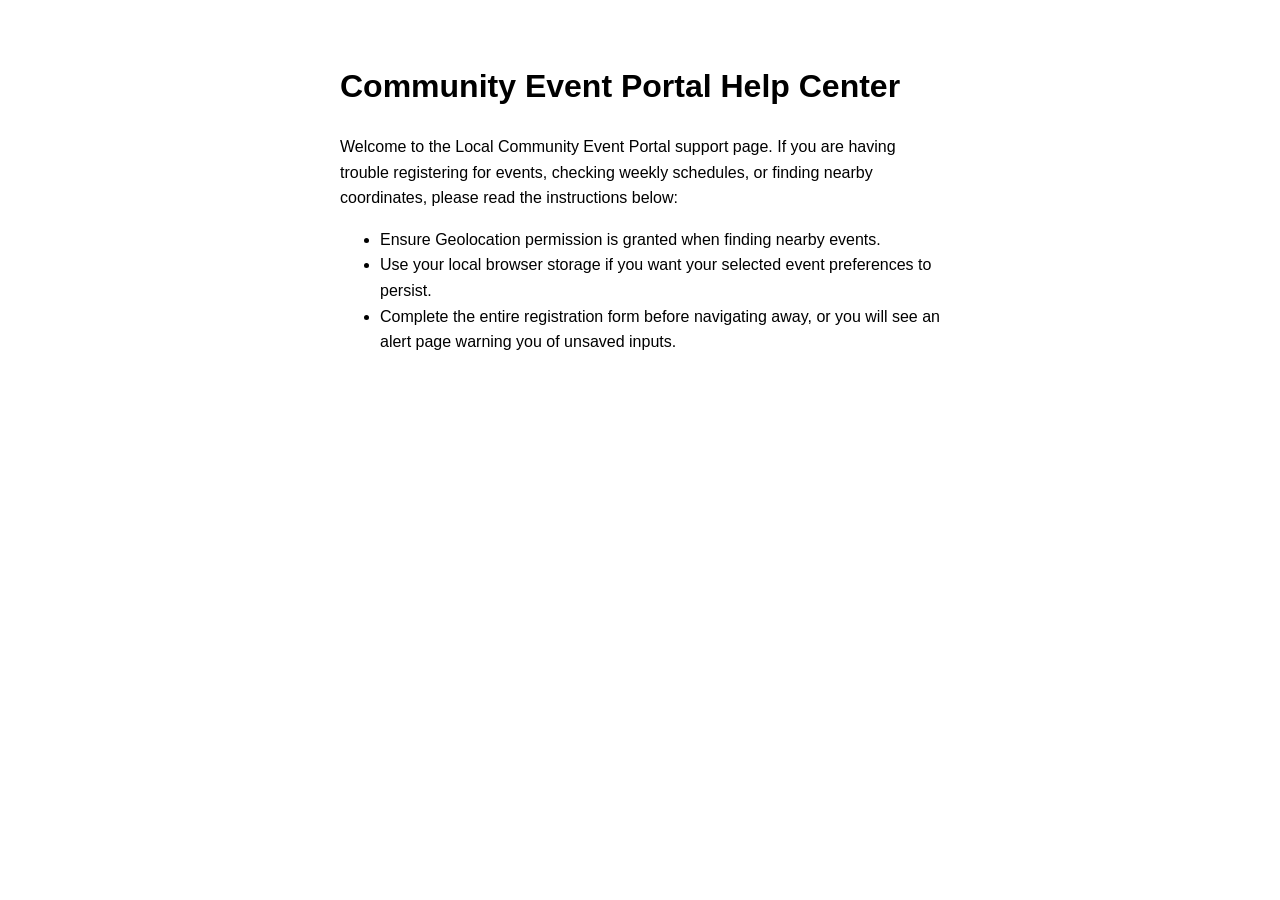
<file: ex1/help.html>
<!DOCTYPE html>
<html lang="en">
<head>
  <meta charset="UTF-8">
  <title>Event Portal Help Center</title>
  <style>
    body {
      font-family: Arial, sans-serif;
      padding: 40px;
      line-height: 1.6;
      max-width: 600px;
      margin: 0 auto;
    }
  </style>
</head>
<body>
  <h1>Community Event Portal Help Center</h1>
  <p>Welcome to the Local Community Event Portal support page. If you are having trouble registering for events, checking weekly schedules, or finding nearby coordinates, please read the instructions below:</p>
  <ul>
    <li>Ensure Geolocation permission is granted when finding nearby events.</li>
    <li>Use your local browser storage if you want your selected event preferences to persist.</li>
    <li>Complete the entire registration form before navigating away, or you will see an alert page warning you of unsaved inputs.</li>
  </ul>
</body>
</html>
</file>
<file: ex1/styles.css>
@import url('https://fonts.googleapis.com/css2?family=Inter:wght@300;400;500;700&display=swap');

* {
  margin: 0;
  padding: 0;
  box-sizing: border-box;
}

body {
  font-family: 'Inter', sans-serif;
  color: #333333;
  line-height: 1.6;
  padding-bottom: 5vh;
}

h2 {
  font-size: 1.8rem;
  font-weight: 700;
  margin-bottom: 20px;
  color: #2c3e50;
}

#mainHeader {
  background-color: #2c3e50;
  color: #ffffff;
  padding: 15px 5%;
  display: flex;
  justify-content: space-between;
  align-items: center;
}

#mainHeader h1 {
  font-size: 1.5rem;
}

.nav-menu {
  list-style-type: none;
  list-style-position: inside;
  display: flex;
}

.nav-item {
  margin-left: 20px;
  padding: 5px;
}

.nav-link:link {
  color: #ecf0f1;
  text-decoration: none;
  font-weight: 500;
}

.nav-link:visited {
  color: #bdc3c7;
}

.nav-link:hover {
  color: #3498db;
  text-decoration: underline;
}

.nav-link:active {
  color: #e74c3c;
}

section {
  padding: 40px 5%;
  max-width: 1000px;
  margin: 0 auto;
}

.gallery-table {
  width: 100%;
  border-collapse: collapse;
  margin-top: 20px;
}

.gallery-table td {
  padding: 10px;
  text-align: center;
  border: 1px solid #dddddd;
}

.gallery-img {
  width: 100%;
  max-width: 250px;
  height: 150px;
  object-fit: cover;
  border: 3px solid #ccc;
  border-radius: 4px;
  transition: transform 0.2s ease;
  cursor: pointer;
}

.gallery-img.enlarged {
  transform: scale(1.8);
  z-index: 999;
  position: relative;
  border-color: #3498db;
  box-shadow: 0 5px 15px rgba(0, 0, 0, 0.3);
}

form {
  background-color: #f9f9f9;
  padding: 30px;
  border: 1px solid #e2e8f0;
  border-radius: 8px;
  max-width: 600px;
  margin: 0 auto;
}

.form-group {
  margin-bottom: 20px;
}

label {
  display: block;
  margin-bottom: 8px;
  font-weight: 500;
}

.form-input {
  width: 100%;
  padding: 10px;
  border: 1px solid #cccccc;
  border-radius: 4px;
  font-family: inherit;
  font-size: 1rem;
}

.form-input:focus {
  outline: 2px solid #3498db;
}

.submit-btn {
  background-color: #3498db;
  color: #ffffff;
  border: none;
  padding: 12px 20px;
  border-radius: 4px;
  cursor: pointer;
  font-weight: 500;
  width: 100%;
  font-size: 1rem;
}

.submit-btn:hover {
  background-color: #2980b9;
}

output {
  display: block;
  margin-top: 20px;
  padding: 15px;
  background-color: #e8f8f5;
  color: #117a65;
  border: 1px solid #a3e4d7;
  border-radius: 4px;
  font-weight: bold;
}

video {
  width: 100%;
  max-width: 600px;
  display: block;
  margin: 20px auto;
  border-radius: 8px;
  border: 1px solid #cccccc;
}

.coord-display {
  margin-top: 15px;
  font-weight: bold;
  color: #2c3e50;
}

@media screen and (max-width: 768px) {
  #mainHeader {
    flex-direction: column;
    text-align: center;
  }

  .nav-menu {
    flex-direction: column;
    margin-top: 15px;
  }

  .nav-item {
    margin: 5px 0;
  }

  h2 {
    font-size: 1.5rem;
  }

  .gallery-table, .gallery-table tr, .gallery-table td {
    display: block;
    width: 100%;
  }

  .gallery-img {
    max-width: 100%;
    height: auto;
  }
}
</file>
<file: ex4/styles.css>
@import url('https://fonts.googleapis.com/css2?family=Inter:wght@300;400;500;700&display=swap');

* {
  margin: 0;
  padding: 0;
  box-sizing: border-box;
}

body {
  font-family: 'Inter', sans-serif;
  color: #333333;
  line-height: 1.6;
  background-color: #f8fafc;
  padding-bottom: 50px;
}

header {
  background-color: #1e293b;
  color: #ffffff;
  padding: 20px 5%;
  text-align: center;
  margin-bottom: 30px;
}

main {
  max-width: 1000px;
  margin: 0 auto;
  padding: 0 20px;
}

.controls-row {
  display: flex;
  justify-content: space-between;
  gap: 20px;
  margin-bottom: 30px;
  flex-wrap: wrap;
}

.filter-input {
  flex: 1;
  min-width: 250px;
  padding: 10px;
  border: 1px solid #cbd5e1;
  border-radius: 6px;
  font-size: 1rem;
}

.events-grid {
  display: grid;
  grid-template-columns: repeat(auto-fit, minmax(280px, 1fr));
  gap: 20px;
  margin-bottom: 40px;
}

.eventCard {
  background-color: #ffffff;
  border: 1px solid #e2e8f0;
  border-radius: 8px;
  padding: 20px;
  box-shadow: 0 4px 6px -1px rgba(0, 0, 0, 0.05);
  display: flex;
  flex-direction: column;
  justify-content: space-between;
  min-height: 220px;
}

.eventCard h3 {
  font-size: 1.25rem;
  color: #0f172a;
  margin-bottom: 10px;
}

.event-details {
  font-size: 0.9rem;
  color: #64748b;
  margin-bottom: 15px;
}

.badge {
  display: inline-block;
  padding: 4px 8px;
  border-radius: 4px;
  font-size: 0.8rem;
  font-weight: 500;
  text-transform: uppercase;
  margin-bottom: 10px;
}

.badge-volunteer { background-color: #dbeafe; color: #1e40af; }
.badge-arts { background-color: #f3e8ff; color: #6b21a8; }
.badge-music { background-color: #dcfce7; color: #166534; }
.badge-food { background-color: #ffedd5; color: #9a3412; }

.btn {
  background-color: #3b82f6;
  color: #ffffff;
  border: none;
  padding: 10px 15px;
  border-radius: 6px;
  cursor: pointer;
  font-weight: 500;
  width: 100%;
  font-size: 0.95rem;
  transition: background-color 0.2s ease;
}

.btn:hover {
  background-color: #2563eb;
}

.btn:disabled {
  background-color: #cbd5e1;
  color: #94a3b8;
  cursor: not-allowed;
}

#spinnerContainer {
  display: flex;
  justify-content: center;
  align-items: center;
  padding: 50px 0;
}

.spinner {
  width: 40px;
  height: 40px;
  border: 4px solid #cbd5e1;
  border-top-color: #3b82f6;
  border-radius: 50%;
  animation: spin 0.8s linear infinite;
}

@keyframes spin {
  to { transform: rotate(360deg); }
}

form {
  background-color: #ffffff;
  padding: 30px;
  border: 1px solid #e2e8f0;
  border-radius: 8px;
  max-width: 500px;
  margin: 40px auto 0 auto;
  box-shadow: 0 4px 6px -1px rgba(0, 0, 0, 0.05);
}

.form-group {
  margin-bottom: 20px;
}

label {
  display: block;
  margin-bottom: 8px;
  font-weight: 500;
  font-size: 0.95rem;
}

.form-control {
  width: 100%;
  padding: 10px;
  border: 1px solid #cbd5e1;
  border-radius: 6px;
  font-size: 1rem;
}

.form-control.is-invalid {
  border-color: #ef4444;
  background-color: #fef2f2;
}

.invalid-feedback {
  color: #ef4444;
  font-size: 0.85rem;
  margin-top: 5px;
  display: none;
}

.form-control.is-invalid + .invalid-feedback {
  display: block;
}

.alert {
  padding: 15px;
  border-radius: 6px;
  margin-top: 20px;
  font-weight: bold;
  text-align: center;
}

.alert-success {
  background-color: #dcfce7;
  color: #166534;
  border: 1px solid #bbf7d0;
}

.alert-danger {
  background-color: #fef2f2;
  color: #991b1b;
  border: 1px solid #fecaca;
}
</file>
